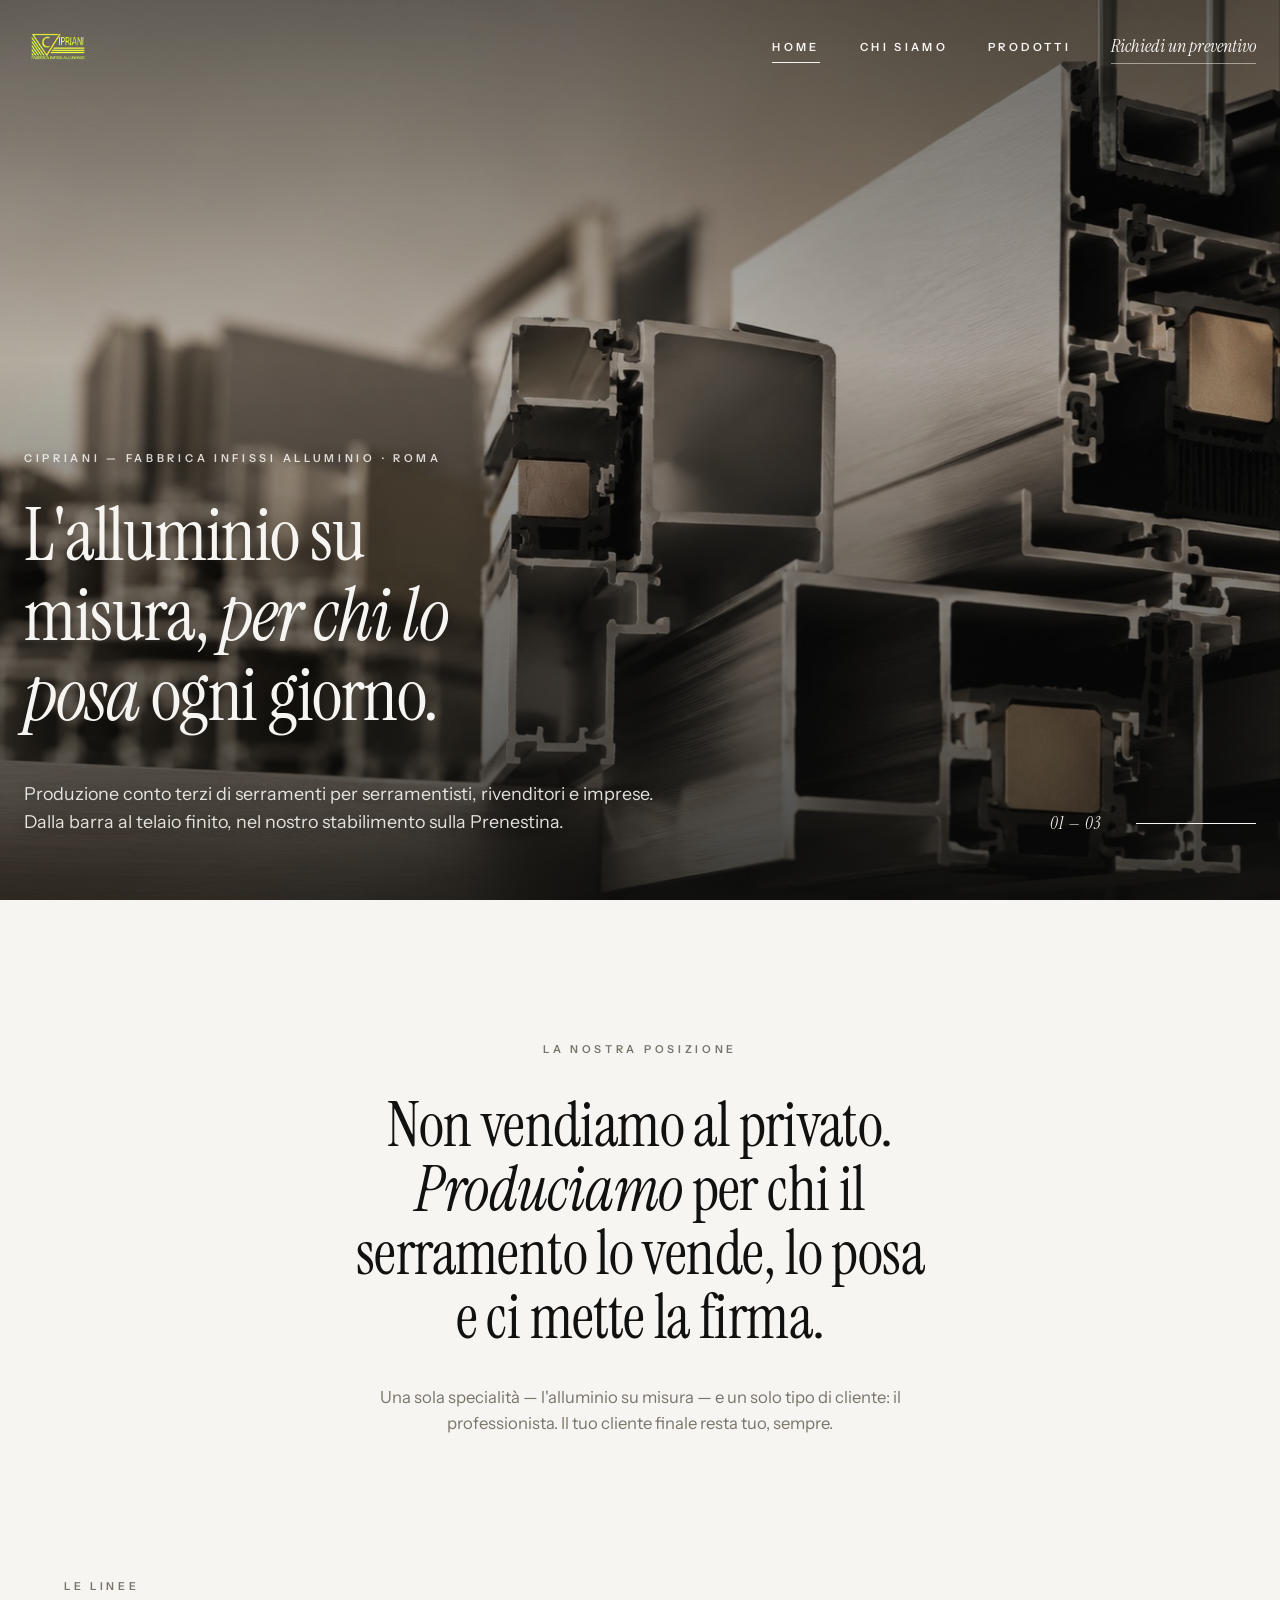
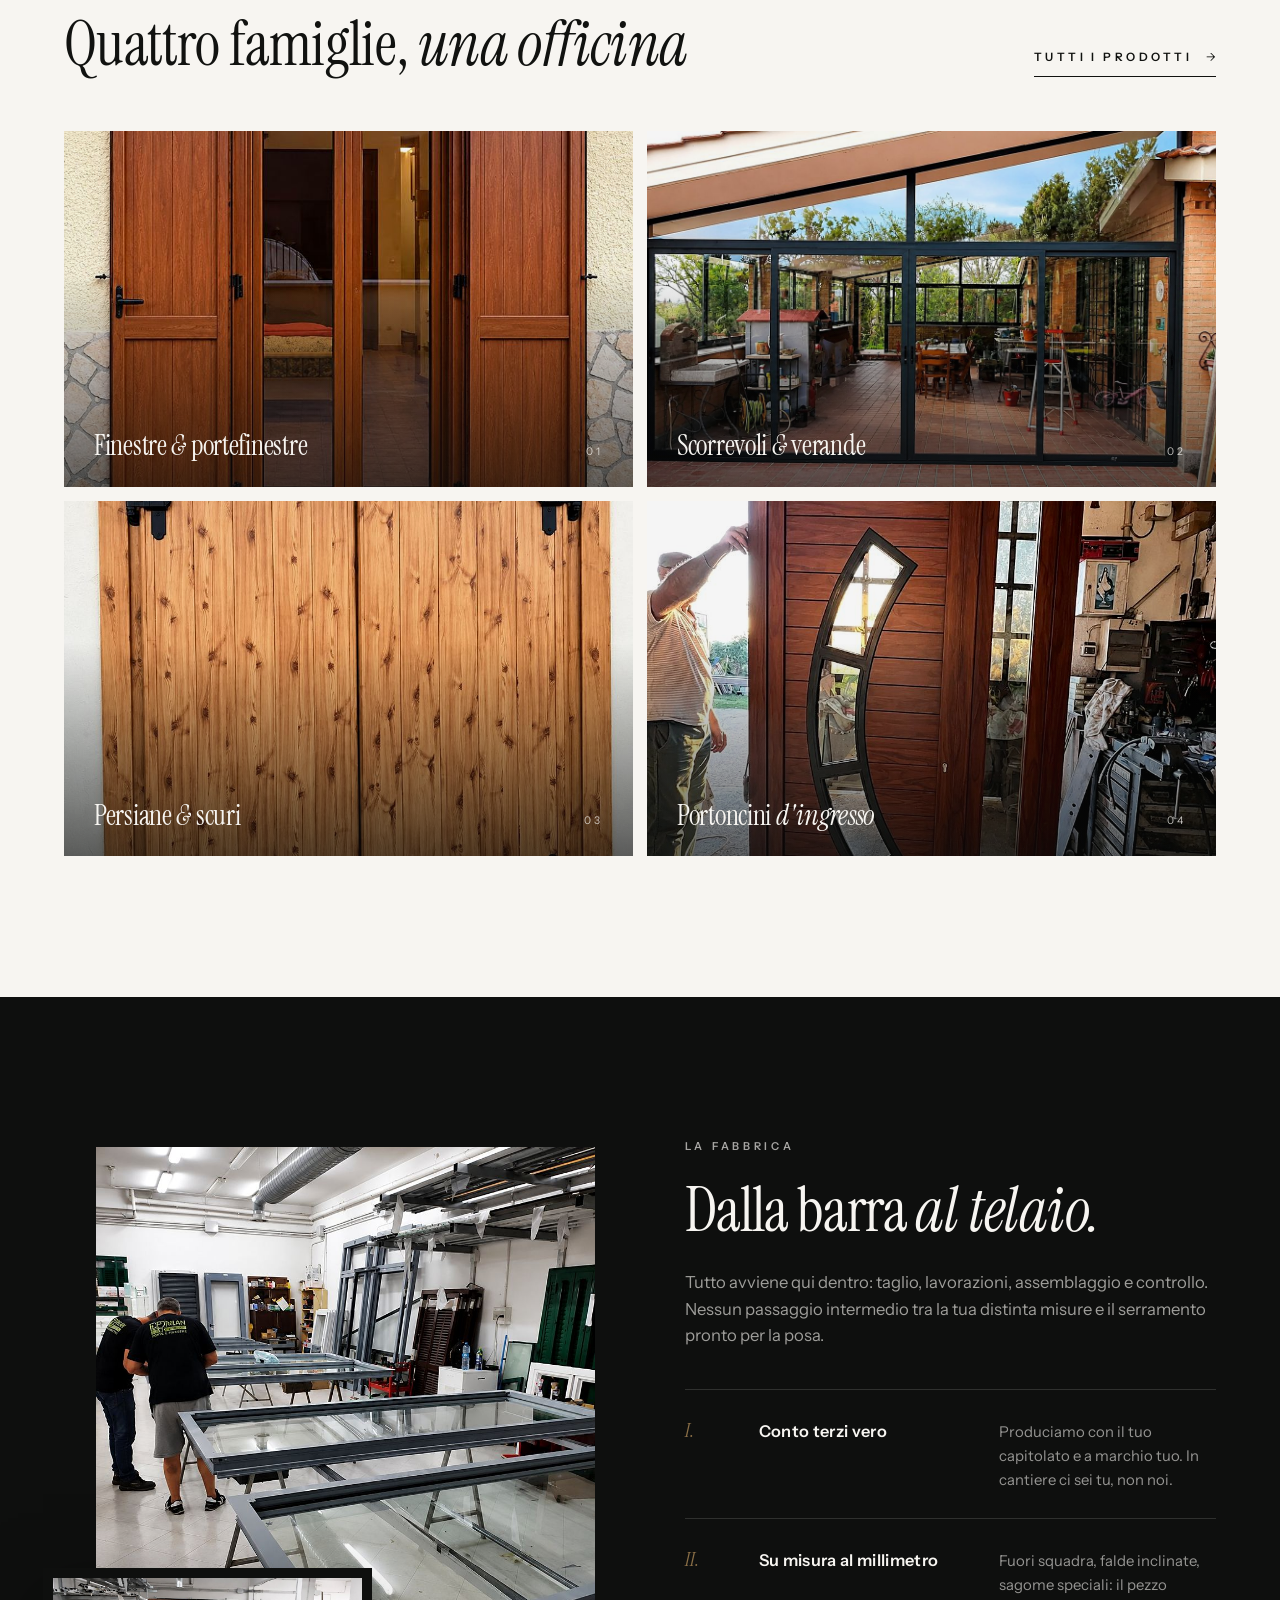
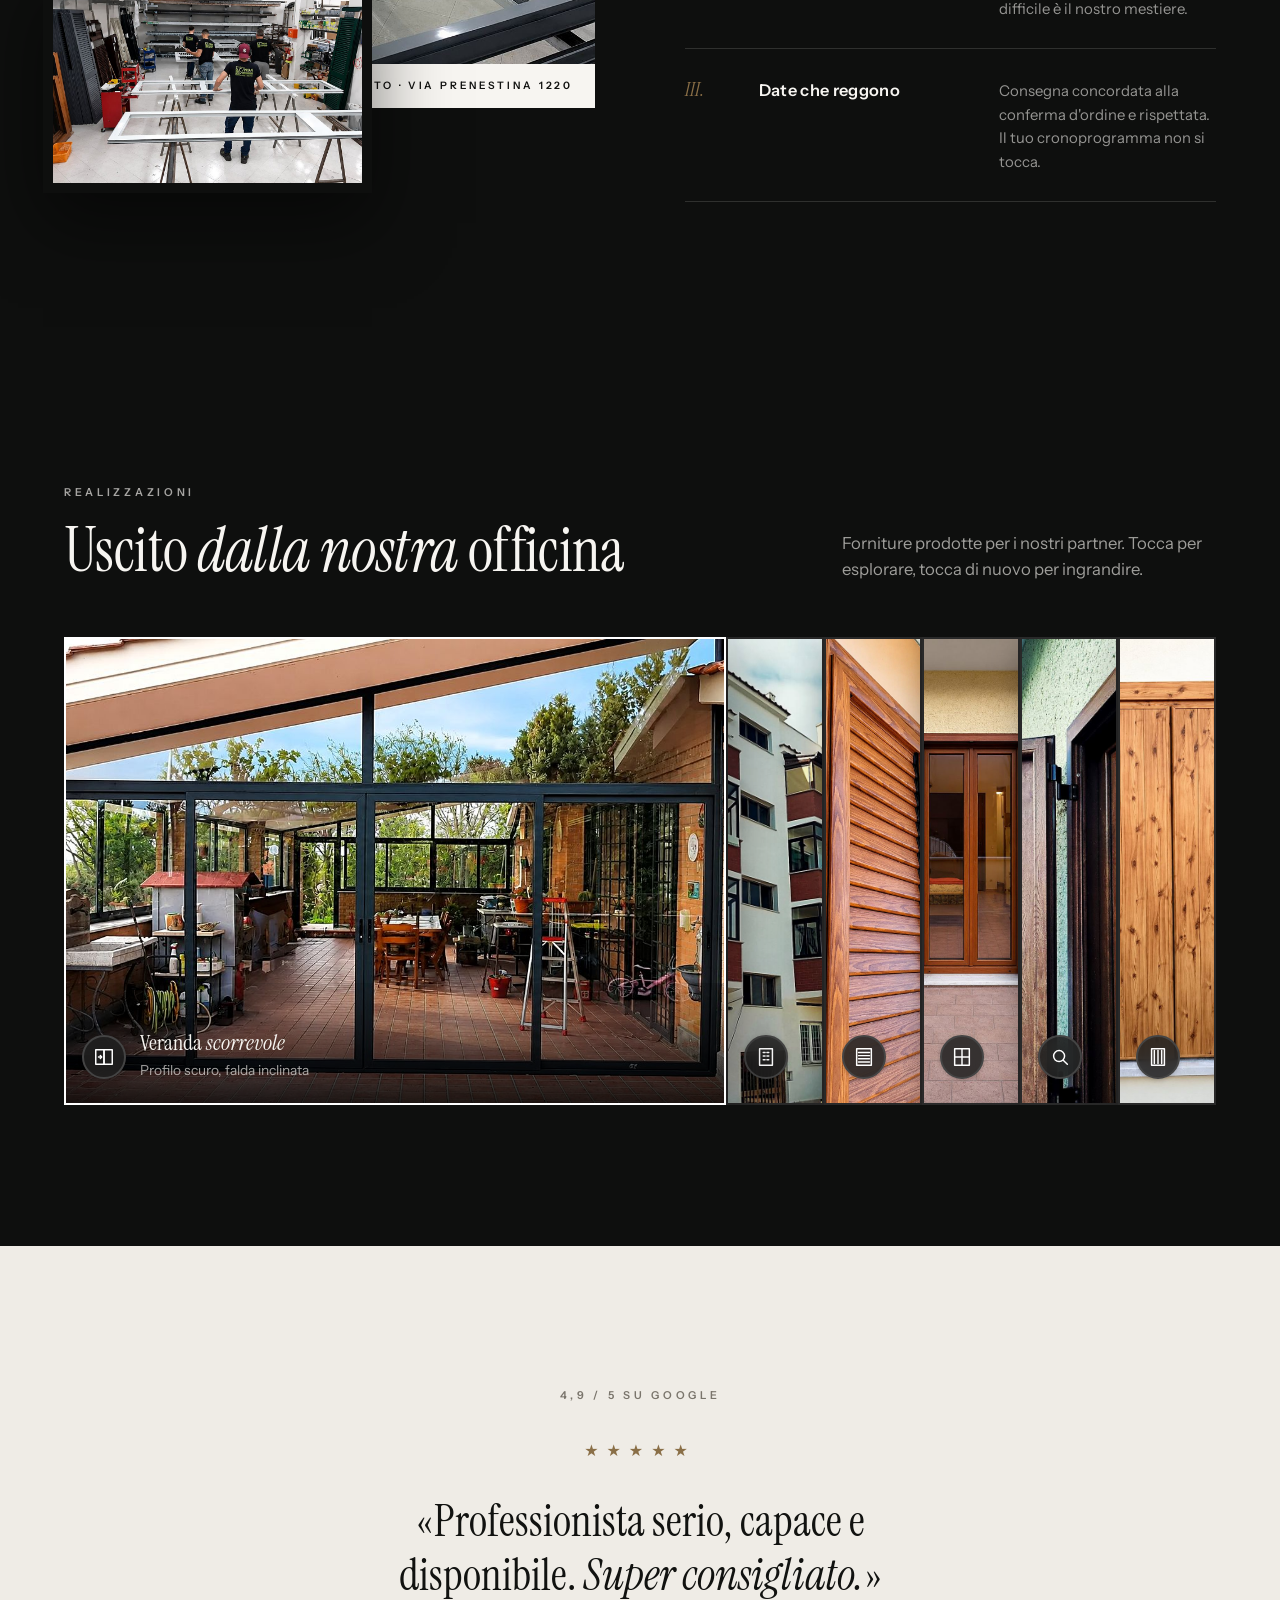
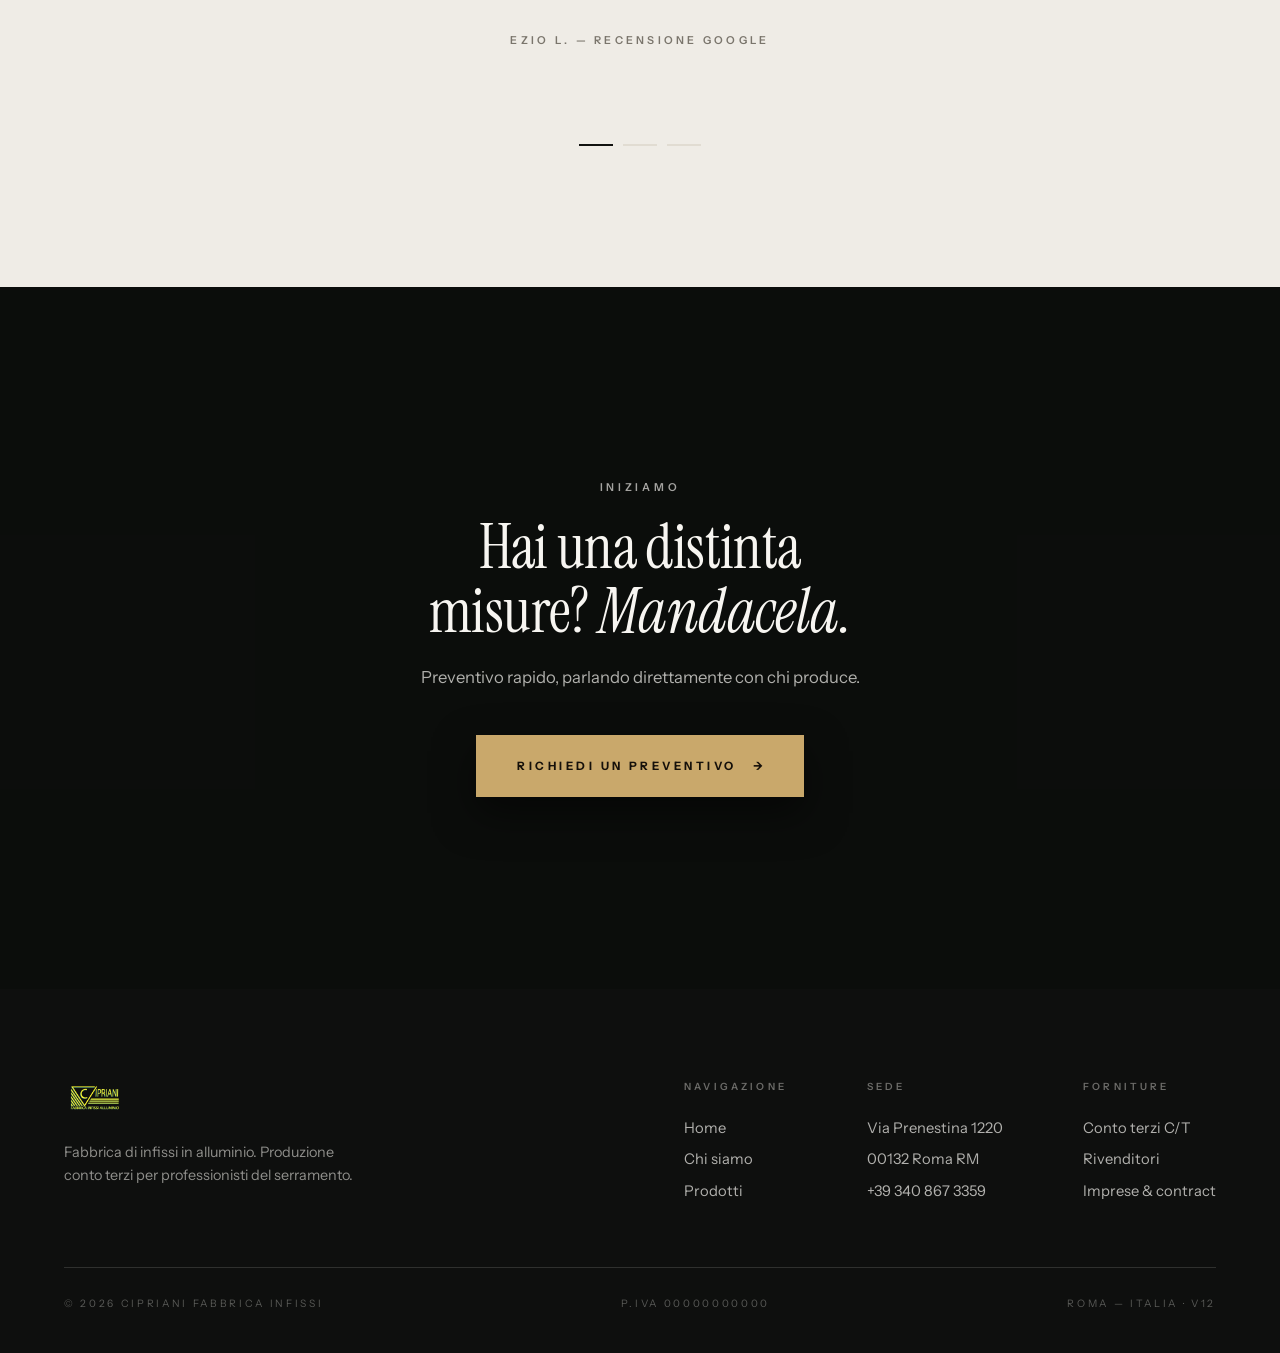
<file: index.html>
<!DOCTYPE html>
<html lang="it">
<head>
<meta charset="UTF-8">
<meta name="viewport" content="width=device-width, initial-scale=1.0">
<title>Cipriani — Fabbrica Infissi Alluminio · Produzione Conto Terzi · Roma</title>
<meta name="description" content="Fabbrica di infissi in alluminio a Roma. Produzione conto terzi per serramentisti, rivenditori e imprese. Dalla barra al telaio finito.">
<meta name="theme-color" content="#0E0F0E">
<meta property="og:title" content="Cipriani — Fabbrica Infissi Alluminio · Produzione Conto Terzi · Roma">
<meta property="og:description" content="Fabbrica di infissi in alluminio a Roma. Produzione conto terzi per serramentisti, rivenditori e imprese. Dalla barra al telaio finito.">
<meta property="og:type" content="website">
<link rel="icon" type="image/png" href="img/favicon.png">
<link rel="apple-touch-icon" href="img/apple-touch-icon.png">
<link rel="preconnect" href="https://fonts.googleapis.com">
<link rel="preconnect" href="https://fonts.gstatic.com" crossorigin>
<link href="https://fonts.googleapis.com/css2?family=Instrument+Serif:ital@0;1&family=Instrument+Sans:ital,wght@0,400..700;1,400&display=swap" rel="stylesheet">
<link rel="preload" as="image" href="img/hero1.jpg">
<link rel="stylesheet" href="css/style.css?v=17">
</head>
<body>
<div class="telaio" aria-hidden="true"></div>

<header id="hdr">
  <div class="bar">
    <a class="logo" href="index.html" aria-label="Cipriani — home">
      <img class="lg-l" src="img/logo_light.png" alt="Cipriani Fabbrica Infissi Alluminio">
      <img class="lg-d" src="img/logo_dark.png" alt="Cipriani Fabbrica Infissi Alluminio">
    </a>
    <button class="burger" id="burger" aria-label="Menu"><span></span><span></span></button>
    <nav class="main" id="nav">
      <a class="nl active" href="index.html">Home</a>
      <a class="nl" href="chi-siamo.html">Chi siamo</a>
      <a class="nl" href="prodotti.html">Prodotti</a>
      <a class="cta" href="chi-siamo.html#contatti">Richiedi un preventivo</a>
    </nav>
  </div>
</header>

<main>

  <div class="hero" id="hero">
    <div class="slide on"><img src="img/hero1.jpg" alt="Profili in alluminio estruso — dettaglio sezioni"></div>
    <div class="slide"><img src="img/hero2.jpg" alt="Palazzo residenziale con infissi in alluminio"></div>
    <div class="slide"><img src="img/hero3.jpg" alt="Portafinestra in alluminio effetto legno con scuri"></div>
    <div class="veil"></div>
    <div class="inner">
      <p class="kick light">Cipriani — Fabbrica infissi alluminio · Roma</p>
      <h1>L'alluminio su misura, <em>per chi lo posa</em> ogni giorno.</h1>
      <div class="foot">
        <p class="sub">Produzione conto terzi di serramenti per serramentisti, rivenditori e imprese. Dalla barra al telaio finito, nel nostro stabilimento sulla Prenestina.</p>
        <div class="ctrl">
          <span class="count" id="sCount">01 — 03</span>
          <div class="prog"><i id="sProg"></i></div>
        </div>
      </div>
    </div>
  </div>

  <section class="manifesto">
    <div class="wrap">
      <p class="kick rv">La nostra posizione</p>
      <h2 class="t-xl rv d1">Non vendiamo al privato. <em>Produciamo</em> per chi il serramento lo vende, lo posa e ci mette la firma.</h2>
      <p class="sub rv d2">Una sola specialità — l'alluminio su misura — e un solo tipo di cliente: il professionista. Il tuo cliente finale resta tuo, sempre.</p>
    </div>
  </section>

  <section class="lines">
    <div class="wrap">
      <div class="head">
        <div>
          <p class="kick rv">Le linee</p>
          <h2 class="t-xl rv d1" style="margin-top:18px">Quattro famiglie, <em>una officina</em></h2>
        </div>
        <a class="lnk rv d2" href="prodotti.html">Tutti i prodotti</a>
      </div>
      <div class="mosaic">
        <a class="tile rv" href="prodotti.html"><img src="img/pfinestra.jpg" alt="Portafinestra con scuri effetto legno" loading="lazy"><div class="ov"></div><div class="cap"><h3>Finestre <em>&</em> portefinestre</h3><span class="n">01</span></div></a>
        <a class="tile rv d1" href="prodotti.html"><img src="img/veranda.jpg" alt="Veranda scorrevole in alluminio" loading="lazy"><div class="ov"></div><div class="cap"><h3>Scorrevoli <em>&</em> verande</h3><span class="n">02</span></div></a>
        <a class="tile rv" href="prodotti.html"><img src="img/scuri.jpg" alt="Scuri in alluminio effetto pino" loading="lazy"><div class="ov"></div><div class="cap"><h3>Persiane <em>&</em> scuri</h3><span class="n">03</span></div></a>
        <a class="tile rv d1" href="prodotti.html"><img src="img/porta.jpg" alt="Portoncino di ingresso su disegno" loading="lazy"><div class="ov"></div><div class="cap"><h3>Portoncini <em>d'ingresso</em></h3><span class="n">04</span></div></a>
      </div>
    </div>
  </section>

  <section class="dark-s">
    <div class="wrap fab">
      <div class="duo">
        <div class="ph-main mask"><img src="img/lab2.jpg" alt="Telai vetrati in lavorazione nello stabilimento"><span class="lab">Lo stabilimento · Via Prenestina 1220</span></div>
        <div class="ph-over mask2"><img src="img/lab1.jpg" alt="Squadra al lavoro sulla linea di assemblaggio"></div>
      </div>
      <div>
        <p class="kick light rv">La fabbrica</p>
        <h2 class="t-xl rv d1">Dalla barra <em>al telaio.</em></h2>
        <p class="sub rv d2">Tutto avviene qui dentro: taglio, lavorazioni, assemblaggio e controllo. Nessun passaggio intermedio tra la tua distinta misure e il serramento pronto per la posa.</p>
        <div class="flist rv d3">
          <div class="it-r"><span class="num">I.</span><h4>Conto terzi vero</h4><p>Produciamo con il tuo capitolato e a marchio tuo. In cantiere ci sei tu, non noi.</p></div>
          <div class="it-r"><span class="num">II.</span><h4>Su misura al millimetro</h4><p>Fuori squadra, falde inclinate, sagome speciali: il pezzo difficile è il nostro mestiere.</p></div>
          <div class="it-r"><span class="num">III.</span><h4>Date che reggono</h4><p>Consegna concordata alla conferma d'ordine e rispettata. Il tuo cronoprogramma non si tocca.</p></div>
        </div>
      </div>
    </div>
  </section>

  <section class="real dark-s">
    <div class="wrap">
      <div class="head">
        <div>
          <p class="kick light rv">Realizzazioni</p>
          <h2 class="t-xl rv d1" style="margin-top:18px">Uscito <em>dalla nostra</em> officina</h2>
        </div>
        <p class="sub rv d2" style="max-width:34ch">Forniture prodotte per i nostri partner. Tocca per esplorare, tocca di nuovo per ingrandire.</p>
      </div>
      <div class="sel-opts" id="selOpts">
        <div class="sel-opt active" data-bg="veranda" data-lbi="veranda" data-cap="Veranda scorrevole · profilo scuro" role="button" tabindex="0" aria-label="Veranda scorrevole">
          <div class="sh"></div>
          <div class="lab"><span class="ico"><svg viewBox="0 0 24 24"><rect x="3" y="4" width="9" height="16"/><rect x="12" y="4" width="9" height="16"/><line x1="6" y1="12" x2="9" y2="12"/><polyline points="8,10.5 9.5,12 8,13.5"/></svg></span><span class="inf"><span class="m">Veranda <em>scorrevole</em></span><br><span class="s">Profilo scuro, falda inclinata</span></span></div>
        </div>
        <div class="sel-opt" data-bg="palazzo" data-lbi="palazzo" data-cap="Chiusure balconi · condominio" role="button" tabindex="0" aria-label="Chiusure balconi condominio">
          <div class="sh"></div>
          <div class="lab"><span class="ico"><svg viewBox="0 0 24 24"><rect x="5" y="3" width="14" height="18"/><line x1="9" y1="7" x2="11" y2="7"/><line x1="13" y1="7" x2="15" y2="7"/><line x1="9" y1="11" x2="11" y2="11"/><line x1="13" y1="11" x2="15" y2="11"/><line x1="9" y1="15" x2="11" y2="15"/><line x1="13" y1="15" x2="15" y2="15"/></svg></span><span class="inf"><span class="m">Chiusure <em>balconi</em></span><br><span class="s">Fornitura per condominio</span></span></div>
        </div>
        <div class="sel-opt" data-bg="persiane" data-lbi="persiane" data-cap="Persiane · effetto legno sublimato" role="button" tabindex="0" aria-label="Persiane effetto legno">
          <div class="sh"></div>
          <div class="lab"><span class="ico"><svg viewBox="0 0 24 24"><rect x="4" y="3" width="16" height="18"/><line x1="6" y1="7" x2="18" y2="7"/><line x1="6" y1="10.5" x2="18" y2="10.5"/><line x1="6" y1="14" x2="18" y2="14"/><line x1="6" y1="17.5" x2="18" y2="17.5"/></svg></span><span class="inf"><span class="m">Persiane <em>effetto legno</em></span><br><span class="s">Sublimazione, lamelle orientabili</span></span></div>
        </div>
        <div class="sel-opt" data-bg="pfinestra" data-lbi="pfinestra" data-cap="Portafinestra + scuri · effetto noce" role="button" tabindex="0" aria-label="Portafinestra con scuri">
          <div class="sh"></div>
          <div class="lab"><span class="ico"><svg viewBox="0 0 24 24"><rect x="4" y="3" width="16" height="18"/><line x1="12" y1="3" x2="12" y2="21"/><line x1="4" y1="12" x2="20" y2="12"/></svg></span><span class="inf"><span class="m">Portafinestra <em>+ scuri</em></span><br><span class="s">Effetto noce, ferramenta nera</span></span></div>
        </div>
        <div class="sel-opt" data-bg="dettaglio" data-lbi="dettaglio" data-cap="Dettaglio ferramenta · effetto rovere" role="button" tabindex="0" aria-label="Dettaglio ferramenta">
          <div class="sh"></div>
          <div class="lab"><span class="ico"><svg viewBox="0 0 24 24"><circle cx="11" cy="11" r="6"/><line x1="15.5" y1="15.5" x2="20" y2="20"/></svg></span><span class="inf"><span class="m">Dettaglio <em>ferramenta</em></span><br><span class="s">Cerniere a vista, effetto rovere</span></span></div>
        </div>
        <div class="sel-opt" data-bg="scuri" data-lbi="scuri" data-cap="Scuri · effetto pino nodato" role="button" tabindex="0" aria-label="Scuri effetto pino">
          <div class="sh"></div>
          <div class="lab"><span class="ico"><svg viewBox="0 0 24 24"><rect x="5" y="3" width="14" height="18"/><line x1="8" y1="5" x2="8" y2="19"/><line x1="12" y1="5" x2="12" y2="19"/><line x1="16" y1="5" x2="16" y2="19"/></svg></span><span class="inf"><span class="m">Scuri <em>pino nodato</em></span><br><span class="s">Doghe cieche, cardini neri</span></span></div>
        </div>
      </div>
    </div>
  </section>

  <section class="rev">
    <div class="wrap">
      <p class="kick rv">4,9 / 5 su Google</p>
      <div class="q-track rv d1" id="qTrack" style="margin-top:34px">
        <div class="q-item on"><div class="stars">★★★★★</div><blockquote><p>«Professionista serio, capace e disponibile. <em>Super consigliato.</em>»</p></blockquote><cite>Ezio L. — Recensione Google</cite></div>
        <div class="q-item"><div class="stars">★★★★★</div><blockquote><p>«Prodotto davvero buono, consegnato nei tempi. <em>Ottimo rapporto qualità-prezzo.</em>»</p></blockquote><cite>Lorenzo V. — Recensione Google</cite></div>
        <div class="q-item"><div class="stars">★★★★★</div><blockquote><p>«Materiali di alta qualità e <em>grande cura</em> in ogni dettaglio della fornitura.»</p></blockquote><cite>Giuseppe T. — Recensione Google</cite></div>
      </div>
      <div class="dots" id="qDots"><button class="on" aria-label="Recensione 1"></button><button aria-label="Recensione 2"></button><button aria-label="Recensione 3"></button></div>
    </div>
  </section>

  <section class="cta-x" style="padding:0">
    <div class="bgp" style="background-image:url('https://images.unsplash.com/photo-1513584684374-8bab748fbf90?auto=format&fit=crop&w=1400&q=70')"></div>
    <div class="veil"></div>
    <div class="in">
      <p class="kick light rv">Iniziamo</p>
      <h2 class="t-xl rv d1" style="margin-top:20px">Hai una distinta misure? <em>Mandacela.</em></h2>
      <p class="sub rv d2">Preventivo rapido, parlando direttamente con chi produce.</p>
      <a class="btn-solid inv rv d3" style="background:#C9A86B;border-color:#C9A86B;color:#15100a" href="chi-siamo.html#contatti">Richiedi un preventivo</a>
    </div>
  </section>
</main>

<div class="lb" id="lb"><button class="x" aria-label="Chiudi">✕</button><img id="lbImg" alt=""><div class="cap" id="lbCap"></div></div>

<footer>
  <div class="wrap">
    <div class="ft">
      <div class="fl">
        <img src="img/logo_light.png" alt="Cipriani Fabbrica Infissi Alluminio">
        <p>Fabbrica di infissi in alluminio. Produzione conto terzi per professionisti del serramento.</p>
      </div>
      <div class="cols">
        <div><h5>Navigazione</h5><a href="index.html">Home</a><a href="chi-siamo.html">Chi siamo</a><a href="prodotti.html">Prodotti</a></div>
        <div><h5>Sede</h5><span>Via Prenestina 1220</span><span>00132 Roma RM</span><a href="tel:+393408673359">+39 340 867 3359</a></div>
        <div><h5>Forniture</h5><span>Conto terzi C/T</span><span>Rivenditori</span><span>Imprese & contract</span></div>
      </div>
    </div>
    <div class="base"><span>© 2026 Cipriani Fabbrica Infissi</span><span>P.IVA 00000000000</span><span>Roma — Italia · v12</span></div>
  </div>
</footer>

<script src="js/main.js?v=17"></script>
</body>
</html>
</file>
<file: css/style.css>
:root{
  --bg:#F7F5F1;
  --bg2:#EFECE6;
  --ink:#111210;
  --mut:#7A756C;
  --line:#E1DCD2;
  --dark:#0E0F0E;
  --dark2:#161715;
  --line-d:rgba(247,245,241,.14);
  --brass:#8A6F47;
  --bronze-l:#C9A86B;
  --serif:'Instrument Serif',Georgia,'Times New Roman',serif;
  --sans:'Instrument Sans',system-ui,-apple-system,'Helvetica Neue',Arial,sans-serif;
  --ease:cubic-bezier(.19,1,.22,1);
}
*{margin:0;padding:0;box-sizing:border-box}
html{scroll-behavior:smooth}
body{font-family:var(--sans);background:var(--bg);color:var(--ink);line-height:1.6;font-size:16px;-webkit-font-smoothing:antialiased;overflow-x:hidden}
img{display:block;max-width:100%}
a{color:inherit;text-decoration:none}
button{font-family:inherit}
::selection{background:var(--ink);color:var(--bg)}

/* —— cornice fissa: il telaio —— */
.telaio{position:fixed;inset:0;pointer-events:none;z-index:200;border:10px solid var(--bg);display:none}
.telaio::after{content:"";position:absolute;inset:0;border:1px solid var(--line)}
@media(min-width:1024px){.telaio{display:none}}
body.on-dark-edge .telaio{border-color:var(--bg)}

.wrap{width:min(1280px,90vw);margin:0 auto}
.kick{font-size:.68rem;font-weight:600;letter-spacing:.34em;text-transform:uppercase;color:var(--mut)}
.kick.light{color:rgba(247,245,241,.65)}
h1,h2,h3{font-family:var(--serif);font-weight:400;line-height:1.04;letter-spacing:-.01em}
h1 em,h2 em,h3 em,.it{font-style:italic}
.t-hero{font-size:clamp(2.9rem,7.4vw,6.8rem)}
.t-xl{font-size:clamp(2.3rem,4.8vw,4.4rem)}
.t-l{font-size:clamp(1.7rem,3vw,2.6rem)}
.sub{font-size:clamp(1rem,1.3vw,1.15rem);color:var(--mut);max-width:54ch}
.on-dark .sub{color:rgba(247,245,241,.62)}

.lnk{display:inline-flex;align-items:center;gap:14px;font-size:.72rem;font-weight:600;letter-spacing:.3em;text-transform:uppercase;padding-bottom:10px;border-bottom:1px solid currentColor;transition:gap .35s var(--ease),opacity .3s}
.lnk::after{content:"→";font-weight:400;letter-spacing:0}
.lnk:hover{gap:22px;opacity:.65}
.btn-solid{display:inline-flex;align-items:center;gap:16px;font-size:.72rem;font-weight:700;letter-spacing:.3em;text-transform:uppercase;padding:21px 40px;background:#C9A86B;border:1px solid #C9A86B;color:#15100a;box-shadow:0 14px 34px rgba(0,0,0,.35);transition:transform .35s var(--ease),box-shadow .35s var(--ease)}
.btn-solid::after{content:"→";letter-spacing:0;transition:transform .35s var(--ease)}
.btn-solid:hover{transform:translateY(-2px);box-shadow:0 20px 44px rgba(138,111,71,.5)}
.btn-solid:hover::after{transform:translateX(6px)}
.on-dark .btn-solid,.btn-solid.inv{background:#C9A86B;border-color:#C9A86B;color:#15100a;box-shadow:0 16px 40px rgba(0,0,0,.5)}
.on-dark .btn-solid:hover,.btn-solid.inv:hover{transform:translateY(-2px)}

/* —— header —— */
header{position:fixed;top:0;left:0;right:0;z-index:150;transition:background .5s var(--ease),box-shadow .5s,transform .5s var(--ease)}
header .bar{display:flex;align-items:center;justify-content:space-between;width:min(1380px,calc(100vw - 48px));margin:0 auto;height:96px;transition:height .4s var(--ease)}
header .logo img{height:44px;width:auto;transition:opacity .3s}
header .logo .lg-d{display:none}
header.lite{background:rgba(247,245,241,.88);backdrop-filter:blur(16px);box-shadow:0 1px 0 var(--line)}
header.lite .bar{height:74px}
header.lite .logo .lg-l{display:none}
header.lite .logo .lg-d{display:block}
header.hide{transform:translateY(-100%)}
body.menu-open{overflow:hidden}
nav.main{display:flex;align-items:center;gap:40px}
nav.main .nl{font-size:.7rem;font-weight:600;letter-spacing:.3em;text-transform:uppercase;color:var(--bg);position:relative;padding:4px 0}
header.lite nav.main .nl{color:var(--ink)}
nav.main .nl::after{content:"";position:absolute;left:0;bottom:-2px;width:100%;height:1px;background:currentColor;transform:scaleX(0);transform-origin:right;transition:transform .4s var(--ease)}
nav.main .nl:hover::after,nav.main .nl.active::after{transform:scaleX(1);transform-origin:left}
nav.main .cta{font-family:var(--serif);font-style:italic;font-size:1.15rem;color:var(--bg);border-bottom:1px solid rgba(247,245,241,.5);padding-bottom:2px;transition:border-color .3s,color .3s}
header.lite nav.main .cta{color:var(--ink);border-color:rgba(17,18,16,.4)}
nav.main .cta:hover{color:var(--brass);border-color:var(--brass)}
.burger{display:none;background:none;border:0;cursor:pointer;width:44px;height:44px;position:relative;z-index:300}
.burger span{position:absolute;left:8px;right:8px;height:1.5px;background:var(--bg);transition:.4s var(--ease)}
header.lite .burger span{background:var(--ink)}
.burger.scrolled span{background:var(--ink)}
body.menu-open .burger span{background:var(--bg)!important}
.burger span:nth-child(1){top:16px}.burger span:nth-child(2){top:27px}
body.menu-open .burger span:nth-child(1){top:21px;transform:rotate(45deg)}
body.menu-open .burger span:nth-child(2){top:21px;transform:rotate(-45deg)}

/* —— pagine —— */
@keyframes pIn{from{opacity:0}to{opacity:1}}

/* —— hero slideshow —— */
.hero{position:relative;height:100svh;min-height:620px;background:var(--dark);color:var(--bg);overflow:hidden;display:flex;align-items:flex-end}
.hero .slide{position:absolute;inset:0;opacity:0;transition:opacity 1.6s ease}
.hero .slide img{width:100%;height:100%;object-fit:cover;transform:scale(1.05)}
.hero .slide.on{opacity:1}
.hero .slide.on img{animation:heroZoom 8s ease-out forwards}
@keyframes heroZoom{from{transform:scale(1.08)}to{transform:scale(1)}}
.hero .veil{position:absolute;inset:0;background:linear-gradient(180deg,rgba(10,11,10,.62) 0%,rgba(10,11,10,.30) 40%,rgba(10,11,10,.78) 100%)}
.hero .inner{position:relative;z-index:2;width:min(1380px,calc(100vw - 48px));margin:0 auto;padding-bottom:clamp(56px,7vh,96px)}
.hero .kick{margin-bottom:28px;color:rgba(247,245,241,.85);text-shadow:0 2px 12px rgba(0,0,0,.4)}
html.js .hero .kick{opacity:0;animation:rise 1s .3s var(--ease) forwards}
.hero h1{max-width:15ch;font-size:clamp(2.6rem,5.8vw,5.2rem);letter-spacing:-.02em;line-height:1.08;text-shadow:0 4px 40px rgba(0,0,0,.3)}
html.js .hero h1{opacity:0;animation:rise 1.1s .5s var(--ease) forwards}
.hero .foot{display:flex;flex-wrap:wrap;align-items:flex-end;justify-content:space-between;gap:30px;margin-top:44px}
html.js .hero .foot{opacity:0;animation:rise 1s .85s var(--ease) forwards}
@keyframes rise{from{opacity:0;transform:translateY(36px)}to{opacity:1;transform:none}}
.hero .sub{color:rgba(247,245,241,.9);text-shadow:0 2px 12px rgba(0,0,0,.3);font-size:clamp(1.05rem,1.4vw,1.25rem)}
.hero .ctrl{display:flex;align-items:center;gap:22px}
.hero .count{font-family:var(--serif);font-style:italic;font-size:1.05rem;letter-spacing:.06em;min-width:64px}
.hero .prog{width:120px;height:1px;background:rgba(247,245,241,.25);position:relative;overflow:hidden}
.hero .prog i{position:absolute;inset:0;background:var(--bg);transform:scaleX(0);transform-origin:left}
.hero.run .prog i{animation:prg 7s linear forwards}
@keyframes prg{to{transform:scaleX(1)}}

/* —— sezioni —— */
section{padding:clamp(90px,11vw,160px) 0}
.manifesto{text-align:center}
.manifesto .kick{margin-bottom:36px}
.manifesto h2{max-width:21ch;margin:0 auto}
.manifesto .sub{margin:34px auto 0}

/* griglia linee — tile uniformi */
.lines{padding-top:0}
.lines .head{display:flex;align-items:flex-end;justify-content:space-between;gap:30px;margin-bottom:54px;flex-wrap:wrap}
.mosaic{display:grid;grid-template-columns:1fr 1fr;gap:14px}
.tile{position:relative;overflow:hidden;background:var(--dark2);display:block;aspect-ratio:16/10}
.tile img{width:100%;height:100%;object-fit:cover;transition:transform 1.2s var(--ease),opacity .6s;opacity:.96}
.tile:hover img{transform:scale(1.05)}
.tile .ov{position:absolute;inset:0;background:linear-gradient(180deg,transparent 40%,rgba(10,11,10,.62))}
.tile .cap{position:absolute;left:30px;right:30px;bottom:26px;color:var(--bg);display:flex;align-items:flex-end;justify-content:space-between;gap:14px}
.tile .cap h3{font-size:clamp(1.5rem,2.2vw,2.1rem)}
.tile .cap .n{font-size:.66rem;letter-spacing:.3em;text-transform:uppercase;opacity:.75;transition:transform .45s var(--ease)}
.tile:hover .cap .n{transform:translateX(-8px)}

/* selettore interattivo (realizzazioni) */
.dark-s .sub{color:rgba(247,245,241,.62)}
.real.dark-s .lnk{color:var(--bg)}
.sel-opts{display:flex;align-items:stretch;gap:0;height:clamp(380px,52vh,500px);overflow:hidden}
.sel-opt{position:relative;flex:1 1 0%;min-width:60px;overflow:hidden;cursor:pointer;background-color:var(--dark2);background-size:cover;background-position:center;border:2px solid #292929;box-shadow:0 10px 30px rgba(0,0,0,.30);backface-visibility:hidden;will-change:flex-grow;transition:flex .7s ease-in-out,border-color .7s,box-shadow .7s,opacity .7s var(--ease),transform .7s var(--ease)}
.sel-opt.active{flex:7 1 0%;border-color:#fff;box-shadow:0 20px 60px rgba(0,0,0,.50);z-index:10}
.sel-opt .sh{position:absolute;left:0;right:0;bottom:-40px;height:120px;pointer-events:none;transition:all .7s ease-in-out;box-shadow:inset 0 -120px 0px -120px #000,inset 0 -120px 0px -80px #000}
.sel-opt.active .sh{bottom:0;box-shadow:inset 0 -120px 120px -120px #000,inset 0 -120px 120px -80px #000}
.sel-opt .lab{position:absolute;left:0;right:0;bottom:20px;display:flex;align-items:center;gap:14px;padding:0 16px;z-index:2;pointer-events:none}
.sel-opt .ico{min-width:44px;max-width:44px;height:44px;display:flex;align-items:center;justify-content:center;border-radius:50%;background:rgba(32,32,32,.85);backdrop-filter:blur(10px);border:2px solid #444;box-shadow:0 1px 4px rgba(0,0,0,.18);flex:0 0 44px;pointer-events:auto;cursor:zoom-in}
.sel-opt .ico svg{width:22px;height:22px;stroke:#fff;fill:none;stroke-width:1.6;stroke-linecap:round;stroke-linejoin:round}
.sel-opt .inf{white-space:nowrap;overflow:hidden}
.sel-opt .inf .m{font-family:var(--serif);font-size:1.35rem;line-height:1.15;opacity:0;transform:translateX(25px);transition:all .7s ease-in-out}
.sel-opt .inf .s{font-size:.86rem;color:rgba(247,245,241,.66);opacity:0;transform:translateX(25px);transition:all .7s ease-in-out}
.sel-opt.active .inf .m,.sel-opt.active .inf .s{opacity:1;transform:translateX(0)}

/* fabbrica dark */
.dark-s{background:var(--dark);color:var(--bg)}
.fab{display:grid;grid-template-columns:1fr 1fr;gap:clamp(50px,7vw,110px);align-items:center}
.fab .duo{position:relative;padding-bottom:16%;padding-left:6%}
.fab .duo .ph-main{position:relative;overflow:hidden}
.fab .duo .ph-main img{width:100%;aspect-ratio:4/4.5;object-fit:cover}
.fab .duo .ph-main .lab{position:absolute;right:0;bottom:0;background:var(--bg);color:var(--ink);font-size:.64rem;font-weight:600;letter-spacing:.28em;text-transform:uppercase;padding:14px 22px}
.fab .duo .ph-over{position:absolute;left:-4%;bottom:0;width:62%;border:10px solid var(--dark);box-shadow:0 30px 70px rgba(0,0,0,.5);overflow:hidden;will-change:transform}
.fab .duo .ph-over img{width:100%;aspect-ratio:16/10.6;object-fit:cover}
.fab h2{margin:24px 0 26px}
.flist{margin-top:40px;border-top:1px solid var(--line-d)}
.flist .it-r{display:grid;grid-template-columns:54px 220px 1fr;gap:20px;padding:26px 0;border-bottom:1px solid var(--line-d);align-items:baseline}
.flist .num{font-family:var(--serif);font-style:italic;font-size:1.2rem;color:var(--brass)}
.flist h4{font-size:1.02rem;font-weight:600;letter-spacing:.02em}
.flist p{color:rgba(247,245,241,.58);font-size:.93rem}

/* realizzazioni */
.real .head{display:flex;align-items:flex-end;justify-content:space-between;gap:30px;flex-wrap:wrap;margin-bottom:54px}

/* recensioni */
.rev{background:var(--bg2);text-align:center}
.rev .stars{color:var(--brass);letter-spacing:8px;font-size:1rem;margin-bottom:30px}
.rev blockquote p{font-family:var(--serif);font-size:clamp(1.6rem,3.4vw,2.9rem);line-height:1.25;max-width:26ch;margin:0 auto}
.rev cite{display:block;margin-top:30px;font-style:normal;font-size:.68rem;font-weight:600;letter-spacing:.3em;text-transform:uppercase;color:var(--mut)}
.rev .dots{display:flex;gap:10px;justify-content:center;margin-top:40px}
.rev .dots button{width:34px;height:2px;border:0;background:var(--line);cursor:pointer;transition:background .3s}
.rev .dots button.on{background:var(--ink)}
.rev .q-track{display:grid}
.rev .q-item{grid-area:1/1;opacity:0;transition:opacity .7s ease;pointer-events:none}
.rev .q-item.on{opacity:1;pointer-events:auto}

/* CTA parallax */
.cta-x{position:relative;min-height:78vh;display:flex;align-items:center;justify-content:center;text-align:center;overflow:hidden;background:var(--dark)}
.cta-x .bgp{position:absolute;inset:0;background-size:cover;background-position:center}
.cta-x .veil{position:absolute;inset:0;background:rgba(10,11,10,.55)}
.cta-x .in{position:relative;z-index:2;color:var(--bg);padding:80px 6vw}
.cta-x h2{max-width:16ch;margin:0 auto 20px}
.cta-x .sub{color:rgba(247,245,241,.7);margin:0 auto 44px}

/* —— pagina interna head —— */
.ph-int{position:relative;min-height:62vh;display:flex;align-items:flex-end;background:var(--dark);color:var(--bg);overflow:hidden}
.ph-int .bg{position:absolute;inset:0}
.ph-int .bg img{width:100%;height:100%;object-fit:cover;opacity:.62}
.ph-int .veil{position:absolute;inset:0;background:linear-gradient(180deg,rgba(10,11,10,.5),rgba(10,11,10,.72))}
.ph-int.warm .veil{background:linear-gradient(180deg,rgba(16,13,8,.55),rgba(31,23,12,.8))}
.ph-int .inner{position:relative;z-index:2;width:min(1280px,90vw);margin:0 auto;padding:170px 0 70px}
.ph-int h1{font-size:clamp(2.6rem,6vw,5.4rem);max-width:14ch;margin-top:22px}
.ph-int .sub{margin-top:22px;color:rgba(247,245,241,.72)}

/* prodotti dettaglio */
.pline{display:grid;grid-template-columns:1fr 1fr;gap:clamp(46px,6vw,100px);align-items:center;padding:clamp(60px,8vw,110px) 0;border-bottom:1px solid var(--line)}
.pline:last-of-type{border-bottom:0}
.pline:nth-of-type(even) .pimg{order:2}
.pline .pn{font-family:var(--serif);font-style:italic;font-size:1.1rem;color:var(--brass)}
.pline h3{font-size:clamp(1.9rem,3.4vw,3rem);margin:14px 0 20px}
.pline p{color:var(--mut);max-width:50ch}
.pline .feat{margin-top:30px;border-top:1px solid var(--line)}
.pline .feat li{list-style:none;padding:14px 0;border-bottom:1px solid var(--line);font-size:.92rem;display:flex;justify-content:space-between;gap:20px}
.pline .feat li span:last-child{color:var(--mut);font-style:italic;font-family:var(--serif)}
.pline .pimg{position:relative;overflow:hidden}
.pline .pimg img{width:100%;aspect-ratio:4/4.2;object-fit:cover;transition:transform 1.2s var(--ease)}
.pline .pimg:hover img{transform:scale(1.04)}
.pline .pimg .lab{position:absolute;left:0;bottom:0;background:var(--bg);color:var(--ink);font-size:.62rem;font-weight:600;letter-spacing:.26em;text-transform:uppercase;padding:12px 18px}

/* finiture */
.fin .headc{text-align:center;margin-bottom:60px}
.fin .headc h2{margin:22px auto 20px;max-width:18ch}
.fin .headc .sub{margin:0 auto}
.cgrid{display:grid;grid-template-columns:repeat(3,1fr);gap:14px;margin-bottom:60px}
.cat{position:relative;overflow:hidden;cursor:zoom-in;background:#fff}
.cat img{width:100%;height:230px;object-fit:cover;object-position:left top;transition:transform .9s var(--ease)}
.cat:hover img{transform:scale(1.04)}
.cat .lbl{display:flex;justify-content:space-between;align-items:baseline;gap:10px;padding:16px 18px;background:var(--dark2);color:var(--bg)}
.cat .lbl span{font-size:.62rem;font-weight:600;letter-spacing:.24em;text-transform:uppercase}
.cat .lbl i{font-family:var(--serif);font-style:italic;color:var(--brass);font-size:.95rem;white-space:nowrap}
.fin .note{display:flex;justify-content:center}
.fin .note p{font-family:var(--serif);font-style:italic;font-size:1.2rem;color:rgba(247,245,241,.6);text-align:center;max-width:46ch}

/* lightbox */
.lb{position:fixed;inset:0;z-index:400;background:rgba(10,11,10,.95);display:none;align-items:center;justify-content:center;padding:4vw;cursor:zoom-out}
.lb.open{display:flex;animation:pIn .3s}
.lb img{max-width:94vw;max-height:86vh;width:auto;height:auto}
.lb .cap{position:absolute;bottom:26px;left:50%;transform:translateX(-50%);color:var(--bg);font-size:.66rem;font-weight:600;letter-spacing:.3em;text-transform:uppercase;white-space:nowrap}
.lb .x{position:absolute;top:26px;right:34px;background:none;border:0;color:var(--bg);font-size:1.5rem;cursor:pointer}

/* —— contatti —— */
.con-grid{display:grid;grid-template-columns:1fr 1.1fr;gap:clamp(40px,5vw,80px);align-items:start}
.con-card{background:var(--dark2);color:var(--bg);padding:clamp(30px,4vw,46px);border-top:3px solid var(--brass);box-shadow:0 26px 60px rgba(14,15,14,.16)}
.con-card .kick{color:var(--bronze-l)}
.con-card .phone{margin:22px 0 6px}
.con-card .phone a{font-family:var(--serif);font-size:clamp(1.8rem,3.2vw,2.6rem);color:var(--bronze-l);border-bottom:1px solid rgba(201,168,107,.4);transition:color .3s,border-color .3s}
.con-card .phone a:hover{color:#fff;border-color:#fff}
.con-card .pnote{font-family:var(--serif);font-style:italic;font-size:1.08rem;color:rgba(247,245,241,.62);margin-bottom:30px}
.crow{display:grid;grid-template-columns:130px 1fr;gap:18px;padding:20px 0;border-top:1px solid var(--line-d);align-items:baseline}
.crow .k{font-size:.64rem;font-weight:600;letter-spacing:.3em;text-transform:uppercase;color:var(--bronze-l)}
.crow .v{font-size:1rem}
.crow .v small{display:block;color:rgba(247,245,241,.5);font-size:.82rem;margin-top:3px}
.con-quote{margin-top:32px;font-family:var(--serif);font-style:italic;font-size:1.3rem;color:var(--brass);max-width:30ch}
.cform{background:var(--bg2);padding:clamp(26px,3.4vw,40px);border-top:3px solid var(--brass)}
.cform .fld{position:relative;padding:26px 0 14px;border-bottom:1px solid rgba(17,18,16,.18);transition:border-color .3s}
.cform .fld:focus-within{border-bottom-color:var(--brass)}
.cform .fld:focus-within label{color:var(--brass)}
.cform label{position:absolute;top:30px;left:0;font-size:.95rem;color:var(--mut);transition:.3s var(--ease);pointer-events:none}
.cform .fld.up label{top:6px;font-size:.6rem;font-weight:600;letter-spacing:.28em;text-transform:uppercase}
.cform input,.cform select,.cform textarea{width:100%;border:0;background:transparent;font-family:var(--sans);font-size:1.05rem;color:var(--ink);outline:none;padding:4px 0;resize:vertical}
.cform .frow{display:grid;grid-template-columns:1fr 1fr;gap:0 40px}
.cform .send{margin-top:44px}
.cform .ok{display:none;margin-top:26px;font-family:var(--serif);font-style:italic;font-size:1.15rem;color:var(--brass)}
.map-w{margin-top:clamp(70px,9vw,110px)}
.map-w iframe{width:100%;height:460px;border:0;filter:grayscale(.85) sepia(.22) contrast(1.05);display:block}
.map-w .mrow{display:flex;justify-content:space-between;align-items:center;gap:20px;padding:18px 0;border-bottom:1px solid var(--line);flex-wrap:wrap}
.map-w .mrow p{font-family:var(--serif);font-style:italic;font-size:1.2rem}
.map-w .mrow p em,.map-w .lnk{color:var(--brass)}

/* —— footer —— */
footer{background:var(--dark);color:rgba(247,245,241,.55);padding:90px 0 40px}
footer .ft{display:flex;flex-wrap:wrap;justify-content:space-between;gap:50px;padding-bottom:60px;border-bottom:1px solid var(--line-d)}
footer .fl img{height:40px;width:auto;margin-bottom:22px}
footer .fl p{font-size:.9rem;max-width:30ch}
footer .cols{display:flex;gap:80px;flex-wrap:wrap}
footer h5{font-size:.62rem;font-weight:600;letter-spacing:.32em;text-transform:uppercase;color:rgba(247,245,241,.4);margin-bottom:18px}
footer .cols a,footer .cols span{display:block;padding:4px 0;font-size:.92rem;color:rgba(247,245,241,.7)}
footer .cols a:hover{color:var(--bg)}
footer .base{display:flex;flex-wrap:wrap;gap:16px;justify-content:space-between;padding-top:28px;font-size:.64rem;letter-spacing:.26em;text-transform:uppercase;color:rgba(247,245,241,.32)}

/* reveal */

/* responsive */
@media(max-width:980px){
  .sel-opts{flex-direction:column;height:88vh;min-height:660px}
  .sel-opt{min-height:64px}
  .sel-opt .inf .m{font-size:1.15rem}
  .fab,.pline,.con-grid{grid-template-columns:1fr}
  .fab .duo{padding-left:0;padding-bottom:24%}
  .fab .duo .ph-over{left:0;width:70%;border-width:6px}
  .pline:nth-of-type(even) .pimg{order:0}
  .cgrid{grid-template-columns:1fr 1fr}
  nav.main{position:fixed;inset:0;background:#0C0D0C;flex-direction:column;justify-content:center;align-items:center;gap:38px;transform:translateY(-103%);transition:transform .6s var(--ease);z-index:250}
  body.menu-open nav.main{transform:none}
  nav.main .nl{color:var(--bg)!important;font-size:1rem}
  nav.main .cta{color:var(--bg)!important;font-size:1.5rem}
  .burger{display:block;position:fixed;top:26px;right:16px;z-index:300}
  .flist .it-r{grid-template-columns:40px 1fr;grid-template-rows:auto auto}
  .flist p{grid-column:2}
}
@media(max-width:600px){
  .cgrid{grid-template-columns:1fr}
  .cform .frow{grid-template-columns:1fr}
  .crow{grid-template-columns:1fr;gap:6px}
}
@media(prefers-reduced-motion:reduce){
  *,*::before,*::after{animation:none!important;transition:none!important}
  .rv,.mask,.mask2,.sel-opt{opacity:1!important;transform:none!important;clip-path:none!important}
  .hero .kick,.hero h1,.hero .foot{opacity:1!important}
  .hero .slide.on img{transform:scale(1.02)}
}

/* ---------- rifiniture mobile ---------- */
*{-webkit-tap-highlight-color:transparent}
@media(max-width:700px){
  .mosaic{grid-template-columns:1fr}
  .tile{aspect-ratio:16/11}
  .t-hero,.hero h1{font-size:clamp(2.2rem,9vw,3.2rem)}
  .hero .inner{padding-bottom:44px}
  .hero .ctrl{gap:14px}
  .hero .prog{width:80px}
  .ph-int .inner{padding:130px 0 50px}
  .ph-int h1{font-size:clamp(2rem,8.5vw,2.9rem)}
  section{padding:64px 0}
  .sel-opts{height:80vh;min-height:600px}
  .sel-opt .inf .m{font-size:1.05rem}
  .sel-opt .inf .s{font-size:.78rem}
  .con-card{padding:26px 22px}
  .con-card .phone a{font-size:1.6rem}
  .crow{grid-template-columns:1fr;gap:4px;padding:16px 0}
  .map-w iframe{height:340px}
  .cta-x{min-height:64vh}
  .cta-x .in{padding:64px 7vw}
  .btn-solid{padding:18px 28px;font-size:.66rem;letter-spacing:.24em}
  footer .cols{gap:36px}
  footer .ft{gap:36px;padding-bottom:40px}
  .lb .cap{max-width:90vw;white-space:normal;text-align:center;font-size:.6rem}
  .pline{padding:48px 0}
  .fin .headc{margin-bottom:38px}
}


/* ===================== v11 — Prodotti, Chi siamo, reveal ===================== */

/* --- reveal allo scroll: SENZA JS i .rv restano visibili (no pagina bianca) --- */
.rv{opacity:1}
.rv.pre{opacity:0;transform:translateY(20px)}
.rv.show{opacity:1;transform:none;transition:opacity .85s var(--ease) var(--rvd,0s),transform .85s var(--ease) var(--rvd,0s)}
.rv.d1{--rvd:.09s}.rv.d2{--rvd:.18s}.rv.d3{--rvd:.27s}
@media(prefers-reduced-motion:reduce){.rv.pre{opacity:1!important;transform:none!important}}

/* --- Prodotti: lead + tabs --- */
.p-lead{max-width:680px;margin:0 auto clamp(30px,4vw,48px)!important;text-align:center}
.ptabs{display:flex;justify-content:center;gap:8px;flex-wrap:wrap;margin-bottom:clamp(32px,4.5vw,54px)}
.ptab{font-family:var(--sans);font-size:.7rem;font-weight:600;letter-spacing:.18em;text-transform:uppercase;color:var(--mut);background:none;border:1px solid var(--line);border-radius:999px;padding:13px 24px;cursor:pointer;transition:color .3s var(--ease),background .3s var(--ease),border-color .3s var(--ease)}
.ptab:hover{color:var(--ink);border-color:var(--ink)}
.ptab.active{background:var(--dark);border-color:var(--dark);color:#F7F5F1}
.ppanel{display:none}
.ppanel.active{display:block;animation:panin .55s var(--ease)}
@keyframes panin{from{opacity:0;transform:translateY(12px)}to{opacity:1;transform:none}}

/* --- schede sistema --- */
.sys-grid{display:grid;grid-template-columns:repeat(auto-fill,minmax(300px,1fr));gap:clamp(16px,1.6vw,22px)}
.sys{position:relative;display:flex;flex-direction:column;background:var(--bg);border:1px solid var(--line);border-radius:4px;padding:30px 28px 26px;transition:transform .45s var(--ease),box-shadow .45s var(--ease),border-color .45s var(--ease)}
.sys:hover{transform:translateY(-5px);box-shadow:0 26px 54px rgba(17,18,16,.10);border-color:#D6CFC2}
.sys--tt{border-top:2px solid var(--bronze-l)}
.sys-top{display:flex;align-items:center;justify-content:space-between;gap:10px;margin-bottom:16px;min-height:20px}
.sys-tag{font-size:.62rem;font-weight:600;letter-spacing:.15em;text-transform:uppercase;color:var(--brass);line-height:1.3}
.sys-badge{flex:none;font-size:.54rem;font-weight:700;letter-spacing:.1em;text-transform:uppercase;color:#15100a;background:var(--bronze-l);border-radius:3px;padding:4px 8px;white-space:nowrap}
.sys-code{font-family:var(--serif);font-weight:400;font-size:clamp(1.9rem,3vw,2.45rem);line-height:1.02;color:var(--ink);margin:0 0 14px}
.sys-code sup{font-size:.34em;color:var(--mut);font-style:italic;margin-left:7px;vertical-align:super;letter-spacing:.04em}
.sys-desc{font-size:.92rem;line-height:1.62;color:#55514a;margin:0 0 22px;flex:1}
.sys-spec{list-style:none;margin:0 0 24px;padding:16px 0 2px;border-top:1px solid var(--line)}
.sys-spec li{display:flex;justify-content:space-between;align-items:baseline;gap:14px;padding:7px 0;font-size:.82rem}
.sys-spec li i{font-style:normal;color:var(--mut)}
.sys-spec li b{font-weight:600;color:var(--ink);text-align:right}
.sys-spec li.hot b{color:var(--brass)}
.sys-btn{display:inline-flex;align-items:center;justify-content:space-between;gap:12px;width:100%;font-family:var(--sans);font-size:.68rem;font-weight:700;letter-spacing:.16em;text-transform:uppercase;color:var(--ink);background:none;border:1px solid var(--ink);border-radius:3px;padding:15px 18px;cursor:pointer;transition:background .3s var(--ease),color .3s var(--ease)}
.sys-btn span{transition:transform .3s var(--ease)}
.sys-btn:hover{background:var(--ink);color:#F7F5F1}
.sys-btn:hover span{transform:translateX(5px)}

/* --- Varie: prossimamente --- */
.soon{max-width:620px;margin:0 auto;text-align:center;padding:clamp(44px,7vw,92px) 26px;border:1px dashed var(--line);border-radius:6px;background:linear-gradient(180deg,var(--bg),var(--bg2))}
.soon-k{font-size:.66rem;font-weight:600;letter-spacing:.24em;text-transform:uppercase;color:var(--brass)}
.soon h3{font-family:var(--serif);font-weight:400;font-size:clamp(2.6rem,5.5vw,3.6rem);margin:10px 0 16px;color:var(--ink)}
.soon p{color:#55514a;line-height:1.65;margin:0 auto 28px;max-width:440px}
.btn-ghost{display:inline-flex;align-items:center;gap:12px;width:auto;font-family:var(--sans);font-size:.68rem;font-weight:700;letter-spacing:.16em;text-transform:uppercase;color:var(--ink);background:none;border:1px solid var(--ink);border-radius:3px;padding:15px 26px;cursor:pointer;transition:background .3s var(--ease),color .3s var(--ease)}
.btn-ghost span{transition:transform .3s var(--ease)}
.btn-ghost:hover{background:var(--ink);color:#F7F5F1}
.btn-ghost:hover span{transform:translateX(5px)}

/* --- modale richiesta info --- */
.rmodal{position:fixed;inset:0;z-index:300;display:none}
.rmodal.open{display:block}
.rmodal-bd{position:absolute;inset:0;background:rgba(14,15,14,.62);backdrop-filter:blur(3px);-webkit-backdrop-filter:blur(3px);animation:rmfade .3s ease}
.rmodal-card{position:absolute;left:50%;top:50%;transform:translate(-50%,-50%);width:min(560px,92vw);max-height:90vh;overflow:auto;background:var(--bg);border-radius:6px;border-top:3px solid var(--bronze-l);padding:clamp(28px,4vw,44px);box-shadow:0 44px 110px rgba(0,0,0,.42);animation:rmpop .42s var(--ease)}
@keyframes rmfade{from{opacity:0}to{opacity:1}}
@keyframes rmpop{from{opacity:0;transform:translate(-50%,-46%)}to{opacity:1;transform:translate(-50%,-50%)}}
.rmodal-x{position:absolute;top:14px;right:16px;background:none;border:none;font-size:1.05rem;color:var(--mut);cursor:pointer;line-height:1;padding:8px}
.rmodal-x:hover{color:var(--ink)}
.rm-title{font-family:var(--serif);font-weight:400;font-size:clamp(2rem,4vw,2.8rem);line-height:1.02;margin:8px 0 8px;color:var(--ink)}
.rm-sub{font-size:.86rem;color:var(--mut);margin:0 0 22px;line-height:1.5}
.rmform.cform{background:none;padding:0;border-top:0}
.rmform .send{margin-top:30px}

/* --- modale dettaglio prodotto --- */
.dmodal{position:fixed;inset:0;z-index:310;display:none}
.dmodal.open{display:block}
.dmodal-bd{position:absolute;inset:0;background:rgba(14,15,14,.68);backdrop-filter:blur(4px);-webkit-backdrop-filter:blur(4px);animation:rmfade .3s ease}
.dmodal-card{position:absolute;left:50%;top:50%;transform:translate(-50%,-50%);width:min(820px,94vw);max-height:90vh;overflow-y:auto;background:var(--bg);border-radius:6px;border-top:3px solid var(--bronze-l);box-shadow:0 44px 110px rgba(0,0,0,.42);animation:rmpop .42s var(--ease)}
.dmodal-x{position:absolute;top:14px;right:16px;background:none;border:none;font-size:1.15rem;color:var(--mut);cursor:pointer;line-height:1;padding:8px;z-index:2}
.dmodal-x:hover{color:var(--ink)}
.dm-hero{position:relative;aspect-ratio:16/9;overflow:hidden;background:#f0ede7}
.dm-hero img{width:100%;height:100%;object-fit:contain}
.dm-hero .sys-chip{position:absolute;top:14px;left:14px;z-index:2}
.dm-body{padding:clamp(24px,4vw,44px)}
.dm-body .kick{margin-bottom:6px}
.dm-title{font-family:var(--serif);font-weight:400;font-size:clamp(2rem,4vw,2.8rem);line-height:1.05;margin:0 0 10px;color:var(--ink)}
.dm-title sup{font-size:.45em;font-weight:600;font-family:var(--sans);letter-spacing:.06em;color:var(--bronze-l);vertical-align:super;margin-left:6px}
.dm-desc{font-size:clamp(.95rem,1.2vw,1.1rem);line-height:1.7;color:#55514a;margin:0 0 28px;max-width:68ch}
.dm-specs{display:grid;grid-template-columns:repeat(auto-fill,minmax(200px,1fr));gap:0;margin:0 0 32px;border-top:1px solid var(--line)}
.dm-specs li{display:flex;justify-content:space-between;align-items:baseline;gap:12px;padding:13px 0;border-bottom:1px solid var(--line);font-size:.88rem}
.dm-specs i{font-style:normal;color:var(--mut);white-space:nowrap}
.dm-specs b{font-weight:700;color:var(--ink);white-space:nowrap}
.dm-specs li.hot b{color:var(--bronze-l)}
.dm-profili{margin:0 0 32px}
.dm-profili h4{font-family:var(--serif);font-weight:400;font-size:1.3rem;color:var(--ink);margin:0 0 16px}
.dm-profili-grid{display:grid;grid-template-columns:repeat(auto-fill,minmax(280px,1fr));gap:12px}
.dm-profili-grid img{width:100%;border-radius:4px;border:1px solid var(--line);cursor:zoom-in;transition:transform .3s var(--ease)}
.dm-profili-grid img:hover{transform:scale(1.02)}
.dm-cta{display:flex;flex-wrap:wrap;gap:14px;align-items:center;padding-top:24px;border-top:1px solid var(--line)}
.dm-cta .btn-solid{margin:0}
.dm-cta-note{font-size:.82rem;color:var(--mut);margin:0}
@media(max-width:700px){
  .dmodal-card{width:96vw;max-height:94vh;border-radius:4px}
  .dm-hero{aspect-ratio:4/3}
  .dm-body{padding:22px 18px}
  .dm-specs{grid-template-columns:1fr}
  .dm-profili-grid{grid-template-columns:1fr}
}

/* --- Chi siamo --- */
.chi-intro{max-width:780px;margin:0 auto;text-align:center}
.chi-intro .t-l{margin:14px auto 22px}
.chi-lead{font-size:clamp(1.05rem,1.5vw,1.3rem);line-height:1.7;color:#55514a;max-width:60ch;margin:0 auto}
.fabwrap{display:grid;grid-template-columns:1fr 1fr;gap:clamp(34px,5vw,70px);align-items:center}
.fabimg img{width:100%;aspect-ratio:4/3;object-fit:cover;border-radius:4px}
.dark-s .fabtxt .sub{color:rgba(247,245,241,.62)}
.vals{display:grid;grid-template-columns:repeat(3,1fr);gap:clamp(20px,2.4vw,40px)}
.val{padding-top:22px;border-top:1px solid var(--line)}
.val .vn{font-family:var(--serif);font-style:italic;font-size:1.5rem;color:var(--bronze-l)}
.val h4{font-family:var(--serif);font-weight:400;font-size:1.45rem;color:var(--ink);margin:8px 0 10px}
.val p{font-size:.9rem;line-height:1.6;color:#55514a;margin:0}
.contatti-sec .con-card .kick{color:var(--bronze-l)}

/* --- mobile v11 --- */
@media(max-width:860px){
  .fabwrap,.vals{grid-template-columns:1fr}
  .vals{gap:0}
  .val{padding:24px 0;border-top:1px solid var(--line)}
}
@media(max-width:700px){
  .sys-grid{grid-template-columns:1fr}
  .sys{padding:26px 22px 24px}
  .ptab{padding:11px 18px;font-size:.64rem;letter-spacing:.14em}
  .ptabs{gap:6px}
  .rmodal-card{padding:26px 20px}
  .soon{padding:48px 18px}
}

/* ===================== v12 — schede prodotto con immagine ===================== */
.sys-grid{grid-template-columns:repeat(auto-fill,minmax(330px,1fr))}
.sys{padding:0;overflow:hidden}
.sys-media{position:relative;aspect-ratio:16/11;overflow:hidden;background:#f0ede7}
.sys-media img{width:100%;height:100%;object-fit:cover;display:block;transition:transform .7s var(--ease)}
.sys:hover .sys-media img{transform:scale(1.06)}
.sys-media::after{content:"";position:absolute;inset:0;background:linear-gradient(180deg,rgba(14,15,14,0) 55%,rgba(14,15,14,.28));pointer-events:none}
.sys-chip{position:absolute;top:14px;left:14px;z-index:2;font-size:.56rem;font-weight:700;letter-spacing:.12em;text-transform:uppercase;color:#15100a;background:var(--bronze-l);padding:6px 11px;border-radius:3px;box-shadow:0 6px 16px rgba(14,15,14,.25)}
.sys[data-detail] .sys-media{cursor:pointer}
.sys[data-detail] .sys-media::before{content:"Scopri di più →";position:absolute;bottom:14px;right:14px;z-index:2;font-size:.56rem;font-weight:700;letter-spacing:.12em;text-transform:uppercase;color:#fff;background:rgba(14,15,14,.6);backdrop-filter:blur(4px);-webkit-backdrop-filter:blur(4px);padding:7px 13px;border-radius:3px;opacity:0;transition:opacity .3s var(--ease);pointer-events:none}
.sys[data-detail]:hover .sys-media::before{opacity:1}
.sys-detail-lnk{display:inline-flex;align-items:center;gap:6px;font-size:.72rem;font-weight:600;letter-spacing:.08em;text-transform:uppercase;color:var(--bronze-l);background:none;border:none;padding:0;cursor:pointer;margin-top:auto;padding-top:8px;transition:color .2s}
.sys-detail-lnk:hover{color:var(--ink)}
.sys-detail-lnk span{transition:transform .3s var(--ease)}
.sys-detail-lnk:hover span{transform:translateX(4px)}
.sys-btns{display:flex;flex-wrap:wrap;gap:10px;align-items:center;margin-top:auto}
.sys-body{display:flex;flex-direction:column;flex:1;padding:26px 28px 26px}
.sys-body .sys-tag{display:block;margin-bottom:8px}
.sys-body .sys-code{margin-bottom:14px}
@media(max-width:700px){
  .sys-grid{grid-template-columns:1fr}
  .sys-body{padding:22px 22px 24px}
  .sys-media{aspect-ratio:16/10}
}
</file>
